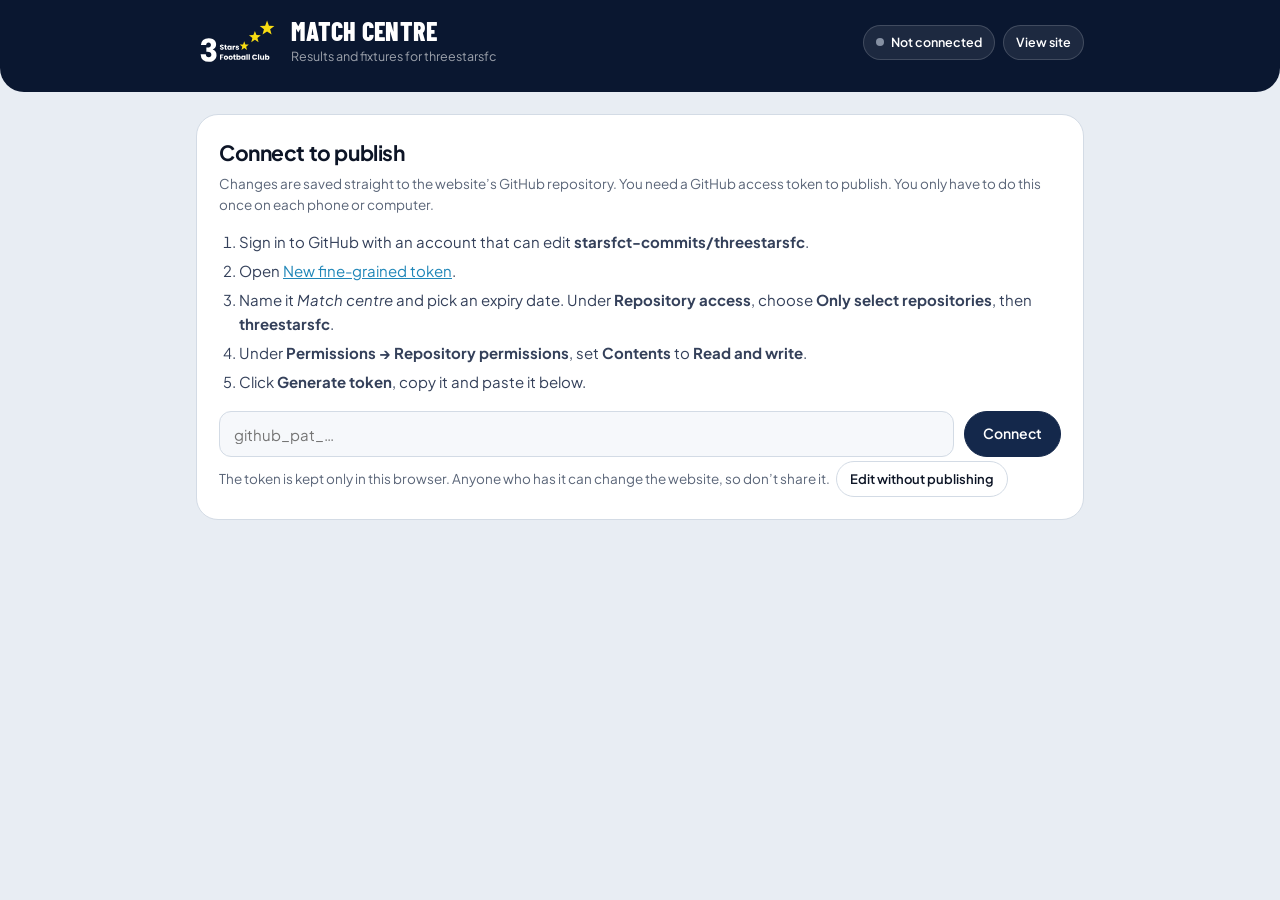
<file: results/index.html>
<!doctype html>
<html lang="en">
<head>
  <meta charset="utf-8">
  <meta name="viewport" content="width=device-width, initial-scale=1">
  <meta name="robots" content="noindex, nofollow, noarchive">
  <meta name="referrer" content="no-referrer">
  <title>Match Centre · Three Stars FC</title>
  <link rel="icon" type="image/svg+xml" href="../assets/logo/3stars-icon_stars-only.svg">
  <link rel="preconnect" href="https://fonts.googleapis.com">
  <link rel="preconnect" href="https://fonts.gstatic.com" crossorigin>
  <link href="https://fonts.googleapis.com/css2?family=Barlow+Condensed:wght@600;700;800&family=Plus+Jakarta+Sans:wght@400;500;600;700;800&display=swap" rel="stylesheet">
  <style>
    :root {
      --bg: #e8edf3; --card: #f6f8fb; --white: #fff; --navy: #14284b; --deep: #0a1730;
      --sky: #5bc0e8; --sky-ink: #1f86b8; --gold: #f8dc12; --ink: #0d1526; --muted: #5a6578;
      --line: #d3dbe5; --win: #2bb673; --draw: #e9b500; --loss: #d6455d;
      --f-sans: "Plus Jakarta Sans", system-ui, sans-serif; --f-cond: "Barlow Condensed", "Arial Narrow", sans-serif;
    }
    *, *::before, *::after { box-sizing: border-box; }
    body { margin: 0; background: var(--bg); color: var(--ink); font: 400 15px/1.55 var(--f-sans); -webkit-font-smoothing: antialiased; padding-bottom: 110px; }
    button, input, select { font: inherit; color: inherit; }
    button { cursor: pointer; }
    a { color: var(--sky-ink); }
    [hidden] { display: none !important; }
    :focus-visible { outline: 3px solid var(--gold); outline-offset: 2px; border-radius: 8px; }

    .wrap { max-width: 920px; margin: 0 auto; padding: 0 16px; }
    .top { background: var(--deep); color: #fff; border-radius: 0 0 24px 24px; padding: 18px 0 26px; margin-bottom: 22px; }
    .top__row { display: flex; align-items: center; gap: 14px; }
    .top__row img { height: 48px; width: auto; }
    .top h1 { margin: 0; font: 800 26px/1 var(--f-cond); letter-spacing: 0.01em; text-transform: uppercase; }
    .top small { display: block; color: rgba(255,255,255,.6); font-size: 12.5px; margin-top: 3px; }
    .top__links { margin-left: auto; display: flex; gap: 8px; align-items: center; flex-wrap: wrap; justify-content: flex-end; }
    @media (max-width: 560px) {
      .top__row { flex-wrap: wrap; }
      .top__links { margin-left: 0; width: 100%; justify-content: flex-start; }
      .top__row img { height: 40px; }
    }
    .chip { display: inline-flex; align-items: center; gap: 7px; padding: 7px 12px; border-radius: 999px; font-size: 12.5px; font-weight: 600; background: rgba(255,255,255,.08); border: 1px solid rgba(255,255,255,.16); color: #fff; text-decoration: none; }
    .chip i { width: 8px; height: 8px; border-radius: 50%; background: #8691a3; }
    .chip.on i { background: var(--win); box-shadow: 0 0 0 3px rgba(43,182,115,.25); }

    .card { background: var(--white); border: 1px solid var(--line); border-radius: 22px; padding: 22px; margin-bottom: 16px; }
    .card h2 { margin: 0; font-size: 21px; letter-spacing: -0.02em; }
    .card__head { display: flex; align-items: center; justify-content: space-between; gap: 12px; margin-bottom: 14px; flex-wrap: wrap; }
    .hint { color: var(--muted); font-size: 13.5px; margin: 4px 0 0; }

    .btn { display: inline-flex; align-items: center; justify-content: center; gap: 8px; min-height: 44px; padding: 0 18px; border-radius: 999px; border: 1px solid var(--line); background: var(--white); font-weight: 600; font-size: 14px; text-decoration: none; color: var(--ink); }
    .btn:hover { border-color: #b4c2d3; }
    .btn--dark { background: var(--navy); border-color: var(--navy); color: #fff; }
    .btn--dark:hover { background: var(--deep); }
    .btn--gold { background: var(--gold); border-color: var(--gold); color: var(--ink); font-weight: 700; }
    .btn--gold:hover { background: #fff27a; }
    .btn--sky { background: var(--sky); border-color: var(--sky); color: var(--ink); }
    .btn--sm { min-height: 36px; padding: 0 13px; font-size: 13px; }
    .btn--danger { color: var(--loss); }
    .btn:disabled { opacity: .5; cursor: default; }

    /* connect */
    .steps { margin: 14px 0 18px; padding-left: 20px; color: #34405a; }
    .steps li { margin-bottom: 6px; }
    .row { display: flex; gap: 10px; flex-wrap: wrap; }
    .row > input { flex: 1 1 240px; }

    /* list */
    .mlist { list-style: none; margin: 0; padding: 0; display: grid; gap: 10px; }
    .m { display: grid; grid-template-columns: 64px 1fr auto; gap: 14px; align-items: center; padding: 10px; border-radius: 16px; background: var(--card); border: 1px solid transparent; }
    .m.is-due { border-color: var(--gold); background: #fffbe0; }
    .m__date { background: var(--white); border-radius: 12px; text-align: center; padding: 8px 4px; }
    .m__date b { display: block; font: 800 26px/1 var(--f-cond); color: var(--navy); }
    .m__date span { display: block; font-size: 10.5px; font-weight: 700; letter-spacing: .08em; text-transform: uppercase; color: var(--muted); margin-top: 3px; }
    .m__title { font-weight: 700; letter-spacing: -0.015em; }
    .m__title .sc { font: 800 19px/1 var(--f-cond); background: var(--navy); color: #fff; padding: 3px 8px; border-radius: 7px; margin: 0 4px; white-space: nowrap; }
    .m__title .us { color: var(--sky-ink); }
    .m__sub { font-size: 12.5px; color: var(--muted); margin-top: 3px; }
    .m__acts { display: flex; gap: 6px; flex-wrap: wrap; justify-content: flex-end; }
    .badge { display: inline-block; font-size: 10px; font-weight: 800; letter-spacing: .12em; text-transform: uppercase; padding: 3px 7px; border-radius: 99px; margin-right: 6px; vertical-align: 2px; background: var(--white); border: 1px solid var(--line); }
    .badge--win { background: var(--win); border-color: var(--win); color: #fff; }
    .badge--draw { background: var(--draw); border-color: var(--draw); }
    .badge--loss { background: var(--loss); border-color: var(--loss); color: #fff; }
    .badge--due { background: var(--gold); border-color: var(--gold); }
    .badge--new { background: var(--sky); border-color: var(--sky); }
    .empty { color: var(--muted); padding: 18px; text-align: center; border: 1.5px dashed var(--line); border-radius: 16px; }
    @media (max-width: 640px) {
      .m { grid-template-columns: 56px 1fr; }
      .m__acts { grid-column: 1 / -1; justify-content: stretch; }
      .m__acts .btn { flex: 1; }
    }

    /* publish bar */
    .bar { position: fixed; left: 12px; right: 12px; bottom: 12px; z-index: 20; max-width: 896px; margin: 0 auto; display: flex; align-items: center; gap: 12px; padding: 10px 10px 10px 20px; border-radius: 999px; background: var(--deep); color: #fff; box-shadow: 0 20px 40px -18px rgba(10,23,48,.6); }
    .bar__msg { flex: 1; font-size: 13.5px; line-height: 1.35; }
    .bar__msg b { color: var(--gold); }
    .bar .btn { border-color: rgba(255,255,255,.2); background: transparent; color: #fff; }
    .bar .btn--gold { background: var(--gold); color: var(--ink); border-color: var(--gold); }

    /* editor */
    dialog { border: 0; padding: 0; border-radius: 24px; width: min(640px, calc(100vw - 24px)); max-height: calc(100dvh - 24px); background: var(--white); color: var(--ink); box-shadow: 0 30px 80px -20px rgba(10,23,48,.55); }
    dialog::backdrop { background: rgba(10, 23, 48, .55); backdrop-filter: blur(4px); }
    .ed { display: flex; flex-direction: column; max-height: calc(100dvh - 24px); }
    .ed__head { display: flex; align-items: center; justify-content: space-between; padding: 20px 22px 6px; }
    .ed__head h3 { margin: 0; font-size: 20px; letter-spacing: -0.02em; }
    .ed__x { width: 40px; height: 40px; border-radius: 50%; border: 1px solid var(--line); background: var(--white); font-size: 22px; line-height: 1; }
    .ed__body { overflow: auto; padding: 10px 22px 8px; display: grid; gap: 16px; }
    .ed__foot { display: flex; gap: 10px; justify-content: flex-end; padding: 14px 22px 20px; border-top: 1px solid var(--line); }
    .grid2 { display: grid; grid-template-columns: 1fr 1fr; gap: 12px; }
    @media (max-width: 520px) { .grid2 { grid-template-columns: 1fr; } dialog { border-radius: 20px; } }
    label.f { display: grid; gap: 6px; font-size: 13px; font-weight: 600; color: #34405a; }
    label.f small { font-weight: 500; color: var(--muted); }
    input[type=text], input[type=date], input[type=time], input[type=number], input[type=password], select {
      width: 100%; min-height: 46px; padding: 0 14px; border-radius: 12px; border: 1px solid var(--line); background: var(--card); font-size: 15px;
    }
    input:focus, select:focus { outline: none; border-color: var(--sky-ink); background: var(--white); box-shadow: 0 0 0 3px rgba(91,192,232,.3); }
    .seg { display: inline-flex; padding: 4px; border-radius: 999px; background: var(--card); border: 1px solid var(--line); }
    .seg label { position: relative; }
    .seg input { position: absolute; opacity: 0; inset: 0; }
    .seg span { display: block; padding: 9px 18px; border-radius: 999px; font-size: 14px; font-weight: 600; color: var(--muted); cursor: pointer; }
    .seg input:checked + span { background: var(--navy); color: #fff; }
    .seg input:focus-visible + span { outline: 3px solid var(--gold); }
    .check { display: flex; align-items: center; gap: 8px; font-size: 13.5px; color: #34405a; }
    .check input { width: 18px; height: 18px; accent-color: var(--navy); }
    .score { display: grid; grid-template-columns: 1fr auto 1fr; gap: 10px; align-items: end; padding: 14px; border-radius: 16px; background: var(--card); }
    .score input { text-align: center; font: 800 30px/1 var(--f-cond); min-height: 58px; background: var(--white); }
    .score .dash { font: 800 28px/58px var(--f-cond); color: var(--muted); }
    .score legend { grid-column: 1 / -1; }
    .poster { display: flex; gap: 14px; align-items: center; }
    .poster__img { width: 84px; height: 104px; border-radius: 12px; background: var(--card) center / cover no-repeat; border: 1px solid var(--line); flex-shrink: 0; display: grid; place-items: center; color: var(--muted); font-size: 11px; text-align: center; }
    .poster__acts { display: grid; gap: 8px; justify-items: start; }
    .err { color: var(--loss); font-size: 13px; font-weight: 600; }

    .toast { position: fixed; left: 50%; bottom: 92px; transform: translateX(-50%); z-index: 50; background: var(--ink); color: #fff; padding: 12px 18px; border-radius: 14px; font-size: 14px; max-width: calc(100vw - 32px); box-shadow: 0 16px 30px -12px rgba(0,0,0,.5); }
    .toast.bad { background: var(--loss); }
  </style>
</head>
<body>
  <header class="top">
    <div class="wrap top__row">
      <img src="../assets/logo/3stars-logo_redrawn_white-text.svg" alt="">
      <div>
        <h1>Match centre</h1>
        <small>Results and fixtures for threestarsfc</small>
      </div>
      <div class="top__links">
        <span class="chip" id="conn"><i></i><span>Not connected</span></span>
        <a class="chip" href="../matches.html" target="_blank" rel="noopener">View site</a>
      </div>
    </div>
  </header>

  <main class="wrap">
    <!-- connect -->
    <section class="card" id="connect" hidden>
      <h2>Connect to publish</h2>
      <p class="hint">Changes are saved straight to the website&rsquo;s GitHub repository. You need a GitHub access token to publish. You only have to do this once on each phone or computer.</p>
      <ol class="steps">
        <li>Sign in to GitHub with an account that can edit <b>starsfct-commits/threestarsfc</b>.</li>
        <li>Open <a href="https://github.com/settings/personal-access-tokens/new" target="_blank" rel="noopener">New fine-grained token</a>.</li>
        <li>Name it <i>Match centre</i> and pick an expiry date. Under <b>Repository access</b>, choose <b>Only select repositories</b>, then <b>threestarsfc</b>.</li>
        <li>Under <b>Permissions &rarr; Repository permissions</b>, set <b>Contents</b> to <b>Read and write</b>.</li>
        <li>Click <b>Generate token</b>, copy it and paste it below.</li>
      </ol>
      <form class="row" id="connectForm">
        <input type="password" id="token" placeholder="github_pat_…" autocomplete="off" spellcheck="false" aria-label="GitHub token" required>
        <button class="btn btn--dark" type="submit">Connect</button>
      </form>
      <p class="hint">The token is kept only in this browser. Anyone who has it can change the website, so don&rsquo;t share it. <button class="btn btn--sm" type="button" id="offline" style="margin-left:4px">Edit without publishing</button></p>
    </section>

    <!-- fixtures -->
    <section class="card" id="fixturesCard" hidden>
      <div class="card__head">
        <div>
          <h2>Fixtures</h2>
          <p class="hint">Upcoming games, and past ones still waiting for a score.</p>
        </div>
        <button class="btn btn--dark" type="button" data-add="fixture">+ Add fixture</button>
      </div>
      <ol class="mlist" id="fixtures"></ol>
    </section>

    <!-- results -->
    <section class="card" id="resultsCard" hidden>
      <div class="card__head">
        <div>
          <h2>Results</h2>
          <p class="hint">The newest result shows in the site header and at the top of the homepage.</p>
        </div>
        <button class="btn" type="button" data-add="result">+ Add result</button>
      </div>
      <ol class="mlist" id="results"></ol>
    </section>

    <p class="hint" id="foot" hidden style="text-align:center">
      <button class="btn btn--sm" type="button" id="download">Download matches.json</button>
      <button class="btn btn--sm" type="button" id="reload">Reload from GitHub</button>
      <button class="btn btn--sm btn--danger" type="button" id="logout">Forget token on this device</button>
    </p>
  </main>

  <div class="bar" id="bar" hidden>
    <div class="bar__msg" id="barMsg"></div>
    <button class="btn btn--sm" type="button" id="discard">Undo all</button>
    <button class="btn btn--gold" type="button" id="publish">Publish</button>
  </div>

  <!-- editor -->
  <dialog id="editor" aria-labelledby="edTitle">
    <form class="ed" id="edForm" method="dialog" novalidate>
      <div class="ed__head">
        <h3 id="edTitle">Add fixture</h3>
        <button class="ed__x" type="button" data-close aria-label="Close">&times;</button>
      </div>
      <div class="ed__body">
        <label class="f">Opponent
          <input type="text" name="opponent" list="opponents" required autocomplete="off" placeholder="e.g. Ashdown United">
        </label>
        <div class="grid2">
          <div class="f" style="display:grid;gap:6px;font-size:13px;font-weight:600;color:#34405a">Where
            <div class="seg" role="radiogroup" aria-label="Home or away">
              <label><input type="radio" name="venue" value="home" checked><span>Home</span></label>
              <label><input type="radio" name="venue" value="away"><span>Away</span></label>
              <label><input type="radio" name="venue" value="neutral"><span>Neutral</span></label>
            </div>
          </div>
          <label class="f">Competition
            <input type="text" name="comp" list="comps" value="League" autocomplete="off">
          </label>
        </div>
        <div class="grid2">
          <label class="f">Date
            <input type="date" name="date">
          </label>
          <label class="f">Kick-off <small>(optional)</small>
            <input type="time" name="ko">
          </label>
        </div>
        <label class="check"><input type="checkbox" name="tbc"> Date not confirmed yet</label>
        <label class="f" data-season hidden>Season
          <input type="number" name="season" min="2000" max="2100" inputmode="numeric">
        </label>
        <label class="f">Ground <small>(optional)</small>
          <input type="text" name="ground" list="grounds" autocomplete="off" placeholder="e.g. Imbali Unit 1, Endishini">
        </label>

        <fieldset class="score" style="border:0;margin:0">
          <legend class="f" style="padding:0 0 4px">Final score <small>(leave empty until the game is played)</small></legend>
          <label class="f">Three Stars<input type="number" name="us" min="0" max="99" inputmode="numeric"></label>
          <span class="dash">&ndash;</span>
          <label class="f"><span data-opp-label>Opponent</span><input type="number" name="them" min="0" max="99" inputmode="numeric"></label>
        </fieldset>
        <label class="f">Goal scorers <small>(optional, e.g. Phila, Khule (2))</small>
          <input type="text" name="scorers" autocomplete="off">
        </label>

        <div class="f">Poster
          <div class="poster">
            <div class="poster__img" id="posterImg">No poster</div>
            <div class="poster__acts">
              <label class="btn btn--sm" style="cursor:pointer">Choose image<input type="file" accept="image/*" id="posterFile" hidden></label>
              <button class="btn btn--sm btn--danger" type="button" id="posterRemove">Remove</button>
              <small style="font-weight:500;color:var(--muted)">JPG or PNG. Large photos are resized automatically.</small>
            </div>
          </div>
        </div>
        <p class="err" id="edErr" hidden></p>
      </div>
      <div class="ed__foot">
        <button class="btn" type="button" data-close>Cancel</button>
        <button class="btn btn--dark" type="submit" id="edSave">Save</button>
      </div>
    </form>
  </dialog>

  <datalist id="opponents"></datalist>
  <datalist id="grounds"></datalist>
  <datalist id="comps"><option value="League"><option value="Cup"><option value="Friendly"><option value="Tournament"></datalist>

  <script>
  (function () {
    "use strict";

    var REPO = "starsfct-commits/threestarsfc";
    var BRANCH = "main";
    var FILE = "data/matches.json";
    var API = "https://api.github.com/repos/" + REPO + "/contents/";
    var HOME_GROUND = "Imbali Unit 1, Endishini";
    var TOKEN_KEY = "tsfc-match-centre-token";
    var MONTHS = ["Jan", "Feb", "Mar", "Apr", "May", "Jun", "Jul", "Aug", "Sep", "Oct", "Nov", "Dec"];

    var $ = function (s, c) { return (c || document).querySelector(s); };
    var esc = function (s) { return String(s == null ? "" : s).replace(/[&<>"']/g, function (c) { return { "&": "&amp;", "<": "&lt;", ">": "&gt;", '"': "&quot;", "'": "&#39;" }[c]; }); };
    var isNum = function (v) { return typeof v === "number" && isFinite(v); };

    var store = {
      get: function () { try { return localStorage.getItem(TOKEN_KEY) || ""; } catch (e) { return ""; } },
      set: function (v) { try { v ? localStorage.setItem(TOKEN_KEY, v) : localStorage.removeItem(TOKEN_KEY); } catch (e) {} }
    };

    var token = store.get();
    var mode = "none";            // "github" | "offline"
    var sha = null;               // sha of data/matches.json on GitHub
    var saved = null;             // JSON string of the last loaded / published data
    var data = { matches: [] };
    var changes = [];             // human-readable change log for the commit message
    var posters = {};             // pending uploads: path -> { b64, url }
    var editing = null;           // match being edited (null = new)

    /* ---------- helpers ---------- */
    function toast(msg, bad, ms) {
      var t = document.createElement("div");
      t.className = "toast" + (bad ? " bad" : "");
      t.setAttribute("role", "status");
      t.textContent = msg;
      document.body.appendChild(t);
      setTimeout(function () { t.remove(); }, ms || 4200);
    }
    function b64FromBytes(bytes) {
      var bin = "";
      for (var i = 0; i < bytes.length; i += 0x8000) bin += String.fromCharCode.apply(null, bytes.subarray(i, i + 0x8000));
      return btoa(bin);
    }
    function b64encUtf8(str) { return b64FromBytes(new TextEncoder().encode(str)); }
    function b64decUtf8(b64) {
      var bin = atob(b64.replace(/\s/g, ""));
      var bytes = new Uint8Array(bin.length);
      for (var i = 0; i < bin.length; i++) bytes[i] = bin.charCodeAt(i);
      return new TextDecoder().decode(bytes);
    }
    function slug(s) { return String(s).toLowerCase().replace(/[^a-z0-9]+/g, "-").replace(/^-|-$/g, "").slice(0, 40) || "match"; }
    function parseDate(s) { var m = /^(\d{4})-(\d{2})-(\d{2})$/.exec(s || ""); return m ? new Date(+m[1], +m[2] - 1, +m[3]) : null; }
    function today() { var d = new Date(); return new Date(d.getFullYear(), d.getMonth(), d.getDate()); }
    function sortKey(m) { return m.date || (m.season + "-12-31"); }
    function isResult(m) { return isNum(m.us) && isNum(m.them); }
    function isDue(m) {
      if (isResult(m)) return false;
      var d = parseDate(m.date);
      return d ? d < today() : String(m.season) < String(today().getFullYear());
    }
    function teams(m) {
      var h = m.venue === "home";
      return { home: h ? "Three Stars" : m.opponent, away: h ? m.opponent : "Three Stars", hs: h ? m.us : m.them, as: h ? m.them : m.us, usHome: h };
    }
    function label(m) {
      var t = teams(m);
      return isResult(m) ? t.home + " " + t.hs + "–" + t.as + " " + t.away : t.home + " v " + t.away;
    }
    function json() { return JSON.stringify(data, null, 2) + "\n"; }
    function dirty() { return saved !== null && (json() !== saved || Object.keys(posters).length > 0); }
    function asset(path) { return /^(https?:|data:|blob:)/.test(path) ? path : "../" + path; }

    function gh(path, opts) {
      opts = opts || {};
      return fetch(API + path + (opts.method ? "" : "?ref=" + BRANCH), {
        method: opts.method || "GET",
        cache: "no-store",
        headers: { Accept: "application/vnd.github+json", Authorization: "Bearer " + token, "X-GitHub-Api-Version": "2022-11-28" },
        body: opts.body ? JSON.stringify(opts.body) : undefined
      }).then(function (r) {
        return r.json().catch(function () { return {}; }).then(function (body) {
          if (!r.ok) { var e = new Error(body.message || ("GitHub said " + r.status)); e.status = r.status; throw e; }
          return body;
        });
      });
    }
    function explain(e) {
      if (e.status === 401) return "GitHub didn't accept the token. It may have expired. Forget it and connect again.";
      if (e.status === 403 || e.status === 404) return "This token can't edit threestarsfc. Check it has Contents: Read and write on that repository.";
      if (e.status === 409) return "Someone else published in the meantime. Reload from GitHub, then make your change again.";
      return e.message || "Something went wrong.";
    }

    /* ---------- load ---------- */
    function useData(text, newSha) {
      data = JSON.parse(text);
      if (!Array.isArray(data.matches)) data.matches = [];
      sha = newSha || null;
      saved = json();
      changes = []; posters = {};
      render();
    }
    function loadPublic() {
      return fetch("../" + FILE, { cache: "no-store" }).then(function (r) {
        if (!r.ok) throw new Error("Couldn't load " + FILE + " (" + r.status + ")");
        return r.text();
      });
    }
    function loadGitHub() {
      return gh(FILE).then(function (f) {
        useData(b64decUtf8(f.content), f.sha);
      }).catch(function (e) {
        if (e.status === 404 && /not found/i.test(e.message)) {
          // Token works but the file isn't on GitHub yet: start from the copy on this server.
          return gh("").then(function () { return loadPublic(); }).then(function (t) { useData(t, null); });
        }
        throw e;
      });
    }
    function start() {
      if (token) {
        mode = "github";
        setConn("Loading…", false);
        loadGitHub().then(function () {
          setConn("Connected to GitHub", true);
          show(true);
        }).catch(function (e) {
          setConn("Not connected", false);
          toast(explain(e), true, 7000);
          show(false);
        });
      } else {
        show(false);
      }
    }
    function setConn(text, on) {
      var c = $("#conn");
      c.classList.toggle("on", on);
      c.lastElementChild.textContent = text;
    }
    function show(ready) {
      $("#connect").hidden = ready;
      $("#fixturesCard").hidden = !ready;
      $("#resultsCard").hidden = !ready;
      $("#foot").hidden = !ready;
      $("#reload").hidden = mode !== "github";
      $("#logout").hidden = !token;
      updateBar();
    }

    $("#connectForm").addEventListener("submit", function (ev) {
      ev.preventDefault();
      token = $("#token").value.trim();
      if (!token) return;
      store.set(token);
      $("#token").value = "";
      start();
    });
    $("#offline").addEventListener("click", function () {
      mode = "offline";
      setConn("Offline draft", false);
      loadPublic().then(function (t) { useData(t, null); show(true); toast("Editing without publishing. Use Download when you're done."); })
        .catch(function (e) { toast(e.message, true); });
    });
    $("#logout").addEventListener("click", function () {
      if (dirty() && !confirm("You have unpublished changes. Forget the token anyway?")) return;
      store.set(""); token = ""; mode = "none"; saved = null;
      setConn("Not connected", false);
      show(false);
    });
    $("#reload").addEventListener("click", function () {
      if (dirty() && !confirm("Throw away your unpublished changes and reload?")) return;
      loadGitHub().then(function () { toast("Loaded the latest version."); }).catch(function (e) { toast(explain(e), true); });
    });
    $("#download").addEventListener("click", function () {
      var a = document.createElement("a");
      a.href = URL.createObjectURL(new Blob([json()], { type: "application/json" }));
      a.download = "matches.json";
      a.click();
      setTimeout(function () { URL.revokeObjectURL(a.href); }, 1000);
      if (Object.keys(posters).length) toast("Note: new posters aren't in the download. They are only saved when you publish.", false, 6000);
    });

    /* ---------- render ---------- */
    function dateBox(m) {
      var d = parseDate(m.date);
      return d
        ? '<div class="m__date"><b>' + d.getDate() + "</b><span>" + MONTHS[d.getMonth()] + " " + String(d.getFullYear()).slice(2) + "</span></div>"
        : '<div class="m__date"><b style="font-size:19px">' + esc(m.season) + "</b><span>Date tbc</span></div>";
    }
    function row(m) {
      var t = teams(m);
      var res = isResult(m);
      var due = isDue(m);
      var name = function (n, us) { return us ? '<span class="us">' + esc(n) + "</span>" : esc(n); };
      var badge = res
        ? (m.us > m.them ? '<span class="badge badge--win">Won</span>' : m.us < m.them ? '<span class="badge badge--loss">Lost</span>' : '<span class="badge badge--draw">Drew</span>')
        : due ? '<span class="badge badge--due">Needs score</span>' : '<span class="badge badge--new">Upcoming</span>';
      var mid = res ? '<span class="sc">' + t.hs + "–" + t.as + "</span>" : " v ";
      var sub = [m.comp || "League", m.venue === "home" ? "Home" : m.venue === "neutral" ? "Neutral" : "Away", m.ground, m.ko, res && m.scorers ? "Goals: " + m.scorers : "", m.poster ? "Poster ✓" : ""].filter(Boolean).map(esc).join(" · ");
      return '<li class="m' + (due ? " is-due" : "") + '" data-id="' + esc(m.id) + '">' + dateBox(m) +
        '<div><div class="m__title">' + badge + name(t.home, t.usHome) + mid + name(t.away, !t.usHome) + '</div><div class="m__sub">' + sub + "</div></div>" +
        '<div class="m__acts">' +
        (res ? "" : '<button class="btn btn--sm ' + (due ? "btn--gold" : "btn--sky") + '" type="button" data-act="score">Add score</button>') +
        '<button class="btn btn--sm" type="button" data-act="edit">Edit</button>' +
        '<button class="btn btn--sm btn--danger" type="button" data-act="del" aria-label="Delete ' + esc(label(m)) + '">Delete</button>' +
        "</div></li>";
    }
    function render() {
      var ms = data.matches.slice().sort(function (a, b) { return sortKey(a) < sortKey(b) ? -1 : sortKey(a) > sortKey(b) ? 1 : 0; });
      var fx = ms.filter(function (m) { return !isResult(m); });
      var rs = ms.filter(isResult).reverse();
      $("#fixtures").innerHTML = fx.length ? fx.map(row).join("") : '<li class="empty">No fixtures yet. Add the next game when it&rsquo;s confirmed.</li>';
      $("#results").innerHTML = rs.length ? rs.map(row).join("") : '<li class="empty">No results yet.</li>';
      var opp = {}, grd = {};
      data.matches.forEach(function (m) { if (m.opponent) opp[m.opponent] = 1; if (m.ground) grd[m.ground] = 1; });
      grd[HOME_GROUND] = 1;
      $("#opponents").innerHTML = Object.keys(opp).sort().map(function (o) { return '<option value="' + esc(o) + '">'; }).join("");
      $("#grounds").innerHTML = Object.keys(grd).sort().map(function (o) { return '<option value="' + esc(o) + '">'; }).join("");
      updateBar();
    }
    function updateBar() {
      var d = dirty();
      $("#bar").hidden = !d;
      if (!d) return;
      var n = changes.length || 1;
      $("#barMsg").innerHTML = "<b>" + n + " unpublished change" + (n === 1 ? "" : "s") + "</b><br>" + esc(changes[changes.length - 1] || "Edited");
      $("#publish").textContent = mode === "github" ? "Publish" : "Download";
    }

    function onListClick(ev) {
      var b = ev.target.closest("button[data-act]");
      if (!b) return;
      var id = b.closest("[data-id]").getAttribute("data-id");
      var m = data.matches.filter(function (x) { return x.id === id; })[0];
      if (!m) return;
      var act = b.getAttribute("data-act");
      if (act === "del") {
        if (!confirm("Delete " + label(m) + "?")) return;
        data.matches = data.matches.filter(function (x) { return x !== m; });
        if (posters[m.poster]) delete posters[m.poster];
        changes.push("Removed " + label(m));
        render();
      } else {
        openEditor(m, act === "score" ? "score" : null);
      }
    }
    $("#fixtures").addEventListener("click", onListClick);
    $("#results").addEventListener("click", onListClick);
    document.querySelectorAll("[data-add]").forEach(function (b) {
      b.addEventListener("click", function () { openEditor(null, b.getAttribute("data-add")); });
    });

    /* ---------- editor ---------- */
    var dlg = $("#editor"), form = $("#edForm"), F = form.elements;
    var draftPoster = "";

    function setPosterPreview() {
      var box = $("#posterImg");
      var url = draftPoster ? (posters[draftPoster] ? posters[draftPoster].url : asset(draftPoster)) : "";
      box.style.backgroundImage = url ? "url(\"" + url + "\")" : "";
      box.textContent = url ? "" : "No poster";
      $("#posterRemove").hidden = !draftPoster;
    }
    function syncTbc() {
      var tbc = F.tbc.checked;
      F.date.disabled = tbc;
      form.querySelector("[data-season]").hidden = !tbc;
      if (tbc && !F.season.value) F.season.value = (F.date.value || "").slice(0, 4) || today().getFullYear();
    }
    function syncOpp() { form.querySelector("[data-opp-label]").textContent = F.opponent.value.trim() || "Opponent"; }

    function openEditor(m, focus) {
      editing = m;
      form.reset();
      $("#edErr").hidden = true;
      var title = m ? (focus === "score" ? "Add score" : "Edit match") : focus === "result" ? "Add result" : "Add fixture";
      $("#edTitle").textContent = title;
      if (m) {
        F.opponent.value = m.opponent || "";
        form.querySelector('input[name=venue][value="' + (m.venue || "home") + '"]').checked = true;
        F.comp.value = m.comp || "League";
        F.date.value = m.date || "";
        F.tbc.checked = !m.date;
        F.season.value = m.season || "";
        F.ko.value = m.ko || "";
        F.ground.value = m.ground || "";
        F.us.value = isNum(m.us) ? m.us : "";
        F.them.value = isNum(m.them) ? m.them : "";
        F.scorers.value = m.scorers || "";
        draftPoster = m.poster || "";
      } else {
        F.comp.value = "League";
        F.ground.value = HOME_GROUND;
        draftPoster = "";
      }
      syncTbc(); syncOpp(); setPosterPreview();
      dlg.showModal();
      var target = focus === "score" ? F.us : F.opponent;
      setTimeout(function () { target.focus(); if (focus === "score") target.scrollIntoView({ block: "center" }); }, 30);
    }

    form.querySelectorAll("[data-close]").forEach(function (b) { b.addEventListener("click", function () { dlg.close(); }); });
    F.tbc.addEventListener("change", syncTbc);
    F.opponent.addEventListener("input", syncOpp);
    form.querySelectorAll("input[name=venue]").forEach(function (r) {
      r.addEventListener("change", function () {
        if (r.checked && r.value === "home" && !F.ground.value) F.ground.value = HOME_GROUND;
        if (r.checked && r.value !== "home" && F.ground.value === HOME_GROUND) F.ground.value = "";
      });
    });

    $("#posterRemove").addEventListener("click", function () { draftPoster = ""; setPosterPreview(); });
    $("#posterFile").addEventListener("change", function () {
      var file = this.files && this.files[0];
      this.value = "";
      if (!file) return;
      if (mode !== "github") { toast("Connect to GitHub to upload posters.", true); return; }
      shrink(file).then(function (out) {
        var name = "assets/img/posters/" + (F.date.value || F.season.value || today().getFullYear()) + "-" + slug(F.opponent.value || "match") + "-" + Date.now().toString(36) + ".jpg";
        posters[name] = out;
        draftPoster = name;
        setPosterPreview();
      }).catch(function () { toast("That image couldn't be read. Try a JPG or PNG.", true); });
    });
    function shrink(file) {
      return new Promise(function (res, rej) {
        var img = new Image();
        var src = URL.createObjectURL(file);
        img.onload = function () {
          var max = 1600, w = img.naturalWidth, h = img.naturalHeight, k = Math.min(1, max / Math.max(w, h));
          var c = document.createElement("canvas");
          c.width = Math.round(w * k); c.height = Math.round(h * k);
          var ctx = c.getContext("2d");
          ctx.fillStyle = "#fff"; ctx.fillRect(0, 0, c.width, c.height);
          ctx.drawImage(img, 0, 0, c.width, c.height);
          URL.revokeObjectURL(src);
          var url = c.toDataURL("image/jpeg", 0.85);
          res({ url: url, b64: url.split(",")[1] });
        };
        img.onerror = function () { URL.revokeObjectURL(src); rej(); };
        img.src = src;
      });
    }

    form.addEventListener("submit", function (ev) {
      ev.preventDefault();
      var err = function (msg, el) { var e = $("#edErr"); e.textContent = msg; e.hidden = false; if (el) el.focus(); };
      var opponent = F.opponent.value.trim();
      if (!opponent) return err("Add the opponent's name.", F.opponent);
      var tbc = F.tbc.checked;
      var date = tbc ? "" : F.date.value;
      if (!tbc && !date) return err("Pick a date, or tick “Date not confirmed yet”.", F.date);
      var season = tbc ? String(F.season.value || "").trim() : date.slice(0, 4);
      if (!/^\d{4}$/.test(season)) return err("Add the season year, e.g. " + today().getFullYear() + ".", F.season);
      var us = F.us.value === "" ? null : parseInt(F.us.value, 10);
      var them = F.them.value === "" ? null : parseInt(F.them.value, 10);
      if ((us === null) !== (them === null)) return err("Fill in both scores, or leave both empty.", us === null ? F.us : F.them);
      if ((us !== null && (us < 0 || isNaN(us))) || (them !== null && (them < 0 || isNaN(them)))) return err("Scores must be 0 or more.", F.us);

      var m = editing || {};
      var before = editing ? label(editing) : null;
      var wasResult = editing && isResult(editing);
      var oldPoster = m.poster || "";
      m.date = date;
      m.season = season;
      m.comp = F.comp.value.trim() || "League";
      m.venue = form.querySelector("input[name=venue]:checked").value;
      m.opponent = opponent;
      m.us = us;
      m.them = them;
      m.scorers = us === null ? "" : F.scorers.value.trim();
      m.ground = F.ground.value.trim();
      m.ko = F.ko.value;
      m.poster = draftPoster;
      if (oldPoster && oldPoster !== draftPoster && posters[oldPoster]) delete posters[oldPoster];

      if (!editing) {
        var base = (date || season) + "-" + slug(opponent), id = base, n = 2;
        while (data.matches.some(function (x) { return x.id === id; })) id = base + "-" + n++;
        m = { id: id, date: m.date, season: m.season, comp: m.comp, venue: m.venue, opponent: m.opponent, us: m.us, them: m.them, scorers: m.scorers, ground: m.ground, ko: m.ko, poster: m.poster };
        data.matches.push(m);
        changes.push((isResult(m) ? "Result: " : "New fixture: ") + label(m));
      } else if (!wasResult && isResult(m)) {
        changes.push("Result: " + label(m));
      } else {
        changes.push("Updated " + (before !== label(m) ? before + " → " : "") + label(m));
      }
      dlg.close();
      render();
    });

    /* ---------- publish ---------- */
    $("#discard").addEventListener("click", function () {
      if (!confirm("Undo every change since you last published?")) return;
      data = JSON.parse(saved); changes = []; posters = {};
      render();
    });
    $("#publish").addEventListener("click", function () {
      if (mode !== "github") { $("#download").click(); return; }
      var btn = this;
      btn.disabled = true; btn.textContent = "Publishing…";
      data.updated = new Date().toISOString();
      var msg = changes.length ? changes[changes.length - 1] + (changes.length > 1 ? " (+" + (changes.length - 1) + " more)" : "") : "Update matches";
      var used = {};
      data.matches.forEach(function (m) { if (m.poster) used[m.poster] = 1; });
      var uploads = Object.keys(posters).filter(function (p) { return used[p]; });
      var chain = Promise.resolve();
      uploads.forEach(function (p) {
        chain = chain.then(function () {
          return gh(p, { method: "PUT", body: { message: "Poster for " + msg, content: posters[p].b64, branch: BRANCH } });
        }).then(function () { delete posters[p]; });
      });
      chain.then(function () {
        var body = { message: "Match centre: " + msg + "\n\n" + changes.map(function (c) { return "- " + c; }).join("\n"), content: b64encUtf8(json()), branch: BRANCH };
        if (sha) body.sha = sha;
        return gh(FILE, { method: "PUT", body: body });
      }).then(function (r) {
        sha = r.content && r.content.sha;
        saved = json(); changes = []; posters = {};
        render();
        toast("Published. The website updates in about a minute.", false, 6000);
      }).catch(function (e) {
        toast(explain(e), true, 8000);
      }).then(function () {
        btn.disabled = false; updateBar();
      });
    });

    window.addEventListener("beforeunload", function (ev) {
      if (dirty()) { ev.preventDefault(); ev.returnValue = ""; }
    });

    start();
  })();
  </script>
</body>
</html>
</file>
